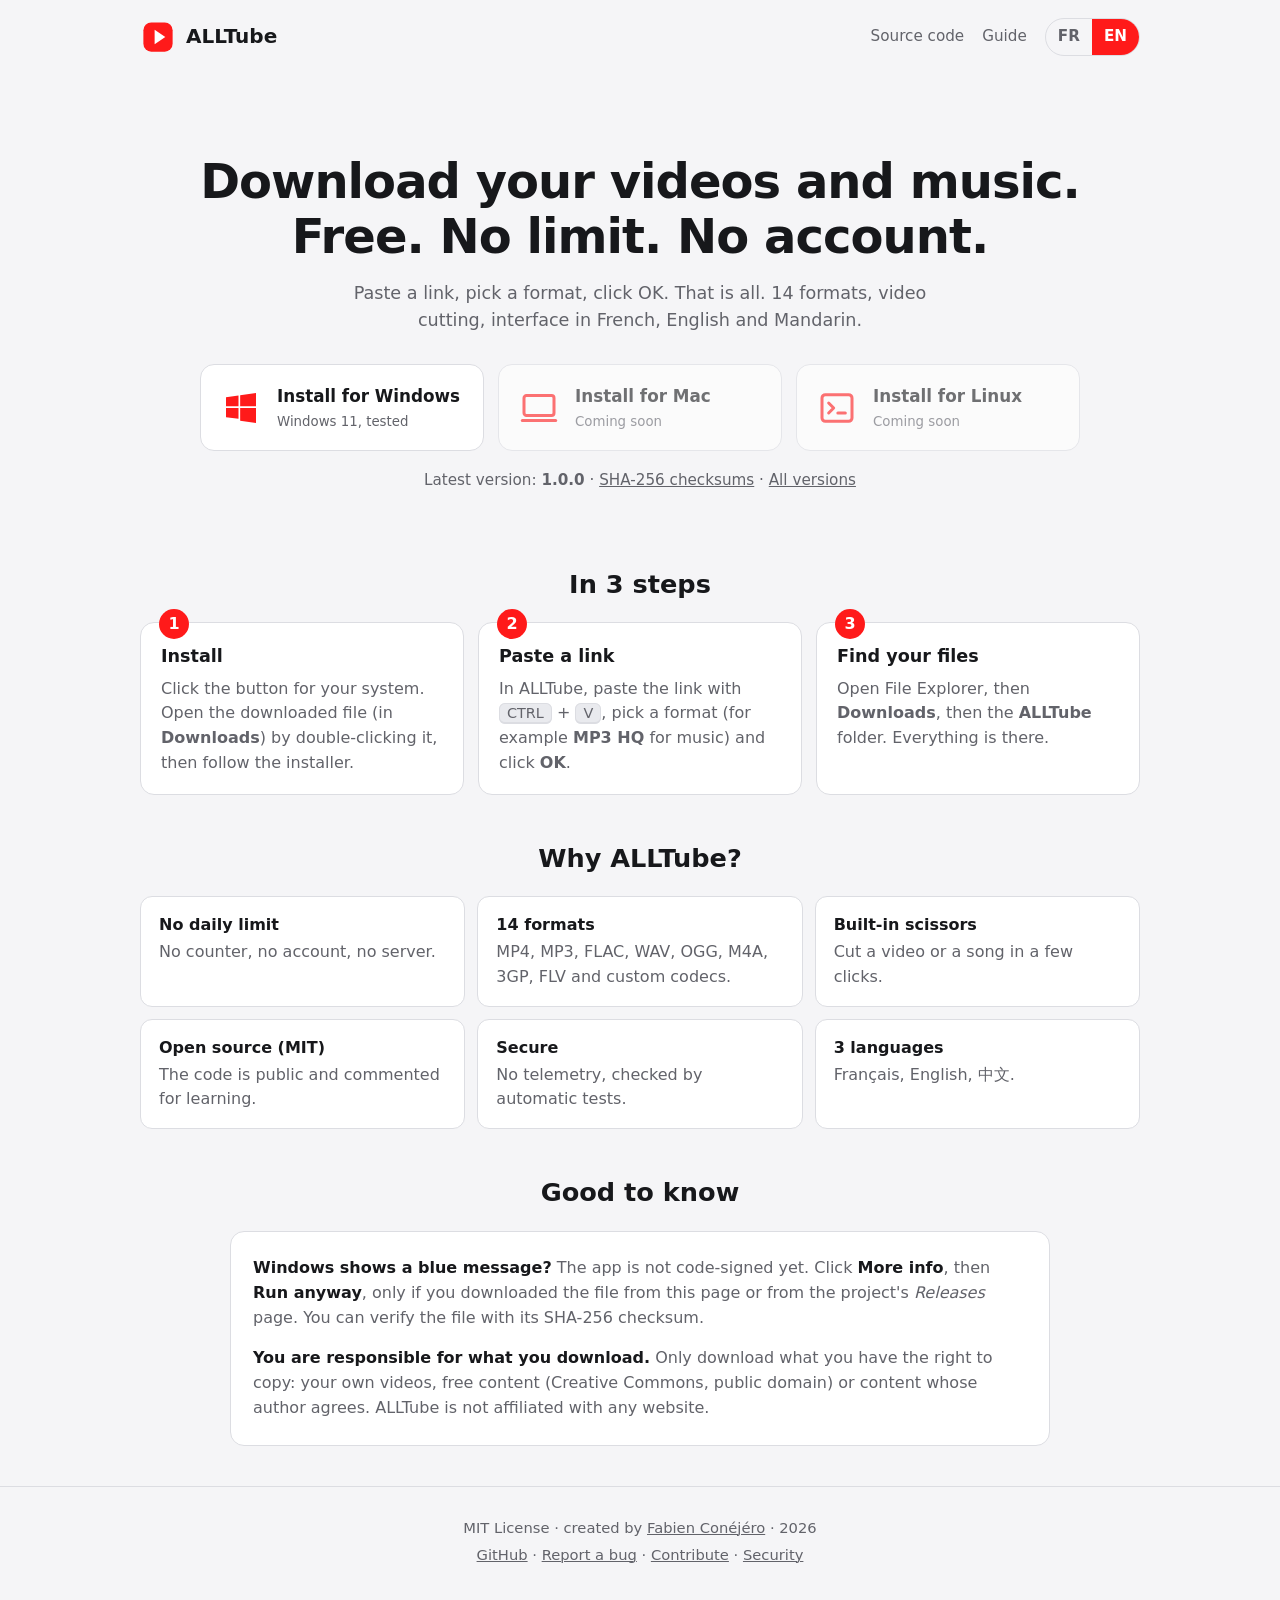
<file: site/index.html>
<!doctype html>
<!--
  =============================================================================
   Page de téléchargement d'ALLTube (GitHub Pages)
  =============================================================================
   - index.html : le contenu (ce fichier)
   - style.css  : l'apparence
   - main.js    : choisit la langue (FR/EN), détecte ton système et branche les
                  boutons sur la DERNIÈRE version publiée sur GitHub.
   Aucun service externe (sauf l'API publique de GitHub pour connaître la dernière
   version), aucun cookie, aucun traceur.
  =============================================================================
-->
<html lang="fr">
<head>
  <meta charset="utf-8">
  <meta name="viewport" content="width=device-width, initial-scale=1">
  <meta http-equiv="Content-Security-Policy" content="default-src 'none'; img-src 'self' data:; style-src 'self'; script-src 'self'; connect-src https://api.github.com; base-uri 'none'; form-action 'none'">
  <meta name="referrer" content="no-referrer">
  <title>ALLTube : télécharge vidéos et musiques, gratuit et sans limite</title>
  <meta name="description" content="ALLTube est un logiciel gratuit et open source pour télécharger des vidéos et de la musique. Sans compte, sans limite par jour. Windows, bientôt Mac et Linux.">
  <link rel="icon" type="image/svg+xml" href="logo.svg">
  <link rel="canonical" href="https://madjeek-web.github.io/alltube/">
  <link rel="stylesheet" href="style.css">
  <script src="main.js" defer></script>
</head>
<body>

<header class="top">
  <a class="brand" href="./">
    <img src="logo.svg" alt="" width="36" height="36">
    <span>ALLTube</span>
  </a>
  <nav class="top-links" aria-label="Navigation">
    <a href="https://github.com/madjeek-web/alltube"><span class="fr">Code source</span><span class="en">Source code</span></a>
    <a href="https://github.com/madjeek-web/alltube/blob/main/docs/guide-utilisateur.md" class="fr">Guide</a>
    <a href="https://github.com/madjeek-web/alltube/blob/main/docs/user-guide.md" class="en">Guide</a>
    <div class="lang" role="group" aria-label="Langue / Language">
      <button type="button" data-set-lang="fr">FR</button>
      <button type="button" data-set-lang="en">EN</button>
    </div>
  </nav>
</header>

<main>
  <section class="hero">
    <h1>
      <span class="fr">Télécharge tes vidéos et tes musiques.<br>Gratuit. Sans limite. Sans compte.</span>
      <span class="en">Download your videos and music.<br>Free. No limit. No account.</span>
    </h1>
    <p class="lead">
      <span class="fr">Tu colles un lien, tu choisis un format, tu cliques sur OK. C'est tout. 14 formats, découpe de vidéo, interface en français, anglais et mandarin.</span>
      <span class="en">Paste a link, pick a format, click OK. That is all. 14 formats, video cutting, interface in French, English and Mandarin.</span>
    </p>

    <div class="downloads" id="downloads">
      <a class="dl" id="dl-windows" data-os="windows" href="https://github.com/madjeek-web/alltube/releases/latest">
        <svg viewBox="0 0 24 24" aria-hidden="true"><path d="M3 5.5 10.5 4.5V11H3zM11.5 4.4 21 3v8h-9.5zM3 12h7.5v6.5L3 17.5zM11.5 12H21v9l-9.5-1.4z" fill="currentColor"/></svg>
        <span class="dl-text">
          <strong><span class="fr">Installer pour Windows</span><span class="en">Install for Windows</span></strong>
          <small id="dl-windows-note"><span class="fr">Windows 11, testé</span><span class="en">Windows 11, tested</span></small>
        </span>
      </a>
      <a class="dl soon" id="dl-mac" data-os="mac" href="https://github.com/madjeek-web/alltube/releases" aria-disabled="true">
        <svg viewBox="0 0 24 24" aria-hidden="true"><rect x="3" y="4.5" width="18" height="12" rx="1.5" fill="none" stroke="currentColor" stroke-width="1.8"/><path d="M2 19.5h20" stroke="currentColor" stroke-width="1.8" stroke-linecap="round"/></svg>
        <span class="dl-text">
          <strong><span class="fr">Installer pour Mac</span><span class="en">Install for Mac</span></strong>
          <small id="dl-mac-note"><span class="fr">Bientôt disponible</span><span class="en">Coming soon</span></small>
        </span>
      </a>
      <a class="dl soon" id="dl-linux" data-os="linux" href="https://github.com/madjeek-web/alltube/releases" aria-disabled="true">
        <svg viewBox="0 0 24 24" aria-hidden="true"><rect x="3" y="4" width="18" height="16" rx="2" fill="none" stroke="currentColor" stroke-width="1.8"/><path d="m7 9 3 3-3 3M12.5 15H17" fill="none" stroke="currentColor" stroke-width="1.8" stroke-linecap="round" stroke-linejoin="round"/></svg>
        <span class="dl-text">
          <strong><span class="fr">Installer pour Linux</span><span class="en">Install for Linux</span></strong>
          <small id="dl-linux-note"><span class="fr">Bientôt disponible</span><span class="en">Coming soon</span></small>
        </span>
      </a>
    </div>

    <p class="meta" id="release-meta">
      <span class="fr">Dernière version : </span><span class="en">Latest version: </span><b id="release-version">1.0.0</b>
      · <a id="release-checksums" href="https://github.com/madjeek-web/alltube/releases/latest"><span class="fr">Empreintes SHA-256</span><span class="en">SHA-256 checksums</span></a>
      · <a href="https://github.com/madjeek-web/alltube/releases"><span class="fr">Toutes les versions</span><span class="en">All versions</span></a>
    </p>
  </section>

  <section class="steps" aria-labelledby="steps-title">
    <h2 id="steps-title"><span class="fr">En 3 étapes</span><span class="en">In 3 steps</span></h2>
    <ol>
      <li>
        <h3><span class="fr">Installe</span><span class="en">Install</span></h3>
        <p class="fr">Clique sur le bouton de ton système. Ouvre le fichier téléchargé (dans <b>Téléchargements</b>) en double-cliquant dessus, puis suis l'installateur.</p>
        <p class="en">Click the button for your system. Open the downloaded file (in <b>Downloads</b>) by double-clicking it, then follow the installer.</p>
      </li>
      <li>
        <h3><span class="fr">Colle un lien</span><span class="en">Paste a link</span></h3>
        <p class="fr">Dans ALLTube, colle le lien avec <kbd>CTRL</kbd> + <kbd>V</kbd>, choisis un format (par exemple <b>MP3 HQ</b> pour la musique) et clique sur <b>OK</b>.</p>
        <p class="en">In ALLTube, paste the link with <kbd>CTRL</kbd> + <kbd>V</kbd>, pick a format (for example <b>MP3 HQ</b> for music) and click <b>OK</b>.</p>
      </li>
      <li>
        <h3><span class="fr">Retrouve tes fichiers</span><span class="en">Find your files</span></h3>
        <p class="fr">Ouvre l'Explorateur de fichiers, puis <b>Téléchargements</b>, puis le dossier <b>ALLTube</b>. Tout est là.</p>
        <p class="en">Open File Explorer, then <b>Downloads</b>, then the <b>ALLTube</b> folder. Everything is there.</p>
      </li>
    </ol>
  </section>

  <section class="features" aria-labelledby="feat-title">
    <h2 id="feat-title"><span class="fr">Pourquoi ALLTube ?</span><span class="en">Why ALLTube?</span></h2>
    <ul>
      <li><b class="fr">Aucune limite par jour</b><b class="en">No daily limit</b><span class="fr">Pas de compteur, pas de compte, pas de serveur.</span><span class="en">No counter, no account, no server.</span></li>
      <li><b class="fr">14 formats</b><b class="en">14 formats</b><span class="fr">MP4, MP3, FLAC, WAV, OGG, M4A, 3GP, FLV et codecs au choix.</span><span class="en">MP4, MP3, FLAC, WAV, OGG, M4A, 3GP, FLV and custom codecs.</span></li>
      <li><b class="fr">Ciseaux intégrés</b><b class="en">Built-in scissors</b><span class="fr">Découpe une vidéo ou un son en quelques clics.</span><span class="en">Cut a video or a song in a few clicks.</span></li>
      <li><b class="fr">Open source (MIT)</b><b class="en">Open source (MIT)</b><span class="fr">Le code est public et commenté pour apprendre.</span><span class="en">The code is public and commented for learning.</span></li>
      <li><b class="fr">Sécurisé</b><b class="en">Secure</b><span class="fr">Pas de télémétrie, vérifié par des tests automatiques.</span><span class="en">No telemetry, checked by automatic tests.</span></li>
      <li><b class="fr">3 langues</b><b class="en">3 languages</b><span class="fr">Français, English, 中文.</span><span class="en">Français, English, 中文.</span></li>
    </ul>
  </section>

  <section class="notes" aria-labelledby="notes-title">
    <h2 id="notes-title"><span class="fr">Bon à savoir</span><span class="en">Good to know</span></h2>
    <div class="fr">
      <p><b>Windows affiche un message bleu ?</b> Le logiciel n'est pas encore signé numériquement. Clique sur <b>Informations complémentaires</b>, puis <b>Exécuter quand même</b>, seulement si tu as téléchargé le fichier depuis cette page ou depuis la page <i>Releases</i> du projet. Tu peux vérifier le fichier avec son empreinte SHA-256.</p>
      <p><b>Tu es responsable de ce que tu télécharges.</b> Télécharge seulement ce que tu as le droit de copier : tes propres vidéos, les contenus libres (Creative Commons, domaine public) ou ceux dont l'auteur est d'accord. ALLTube n'est affilié à aucun site.</p>
    </div>
    <div class="en">
      <p><b>Windows shows a blue message?</b> The app is not code-signed yet. Click <b>More info</b>, then <b>Run anyway</b>, only if you downloaded the file from this page or from the project's <i>Releases</i> page. You can verify the file with its SHA-256 checksum.</p>
      <p><b>You are responsible for what you download.</b> Only download what you have the right to copy: your own videos, free content (Creative Commons, public domain) or content whose author agrees. ALLTube is not affiliated with any website.</p>
    </div>
  </section>
</main>

<footer>
  <p>
    <span class="fr">Licence MIT · créé par</span><span class="en">MIT License · created by</span>
    <a href="https://github.com/madjeek-web">Fabien Conéjéro</a> · 2026
  </p>
  <p>
    <a href="https://github.com/madjeek-web/alltube">GitHub</a> ·
    <a href="https://github.com/madjeek-web/alltube/issues"><span class="fr">Signaler un bug</span><span class="en">Report a bug</span></a> ·
    <a href="https://github.com/madjeek-web/alltube/blob/main/CONTRIBUTING.md"><span class="fr">Contribuer</span><span class="en">Contribute</span></a> ·
    <a href="https://github.com/madjeek-web/alltube/blob/main/SECURITY.md"><span class="fr">Sécurité</span><span class="en">Security</span></a>
  </p>
</footer>

</body>
</html>
</file>
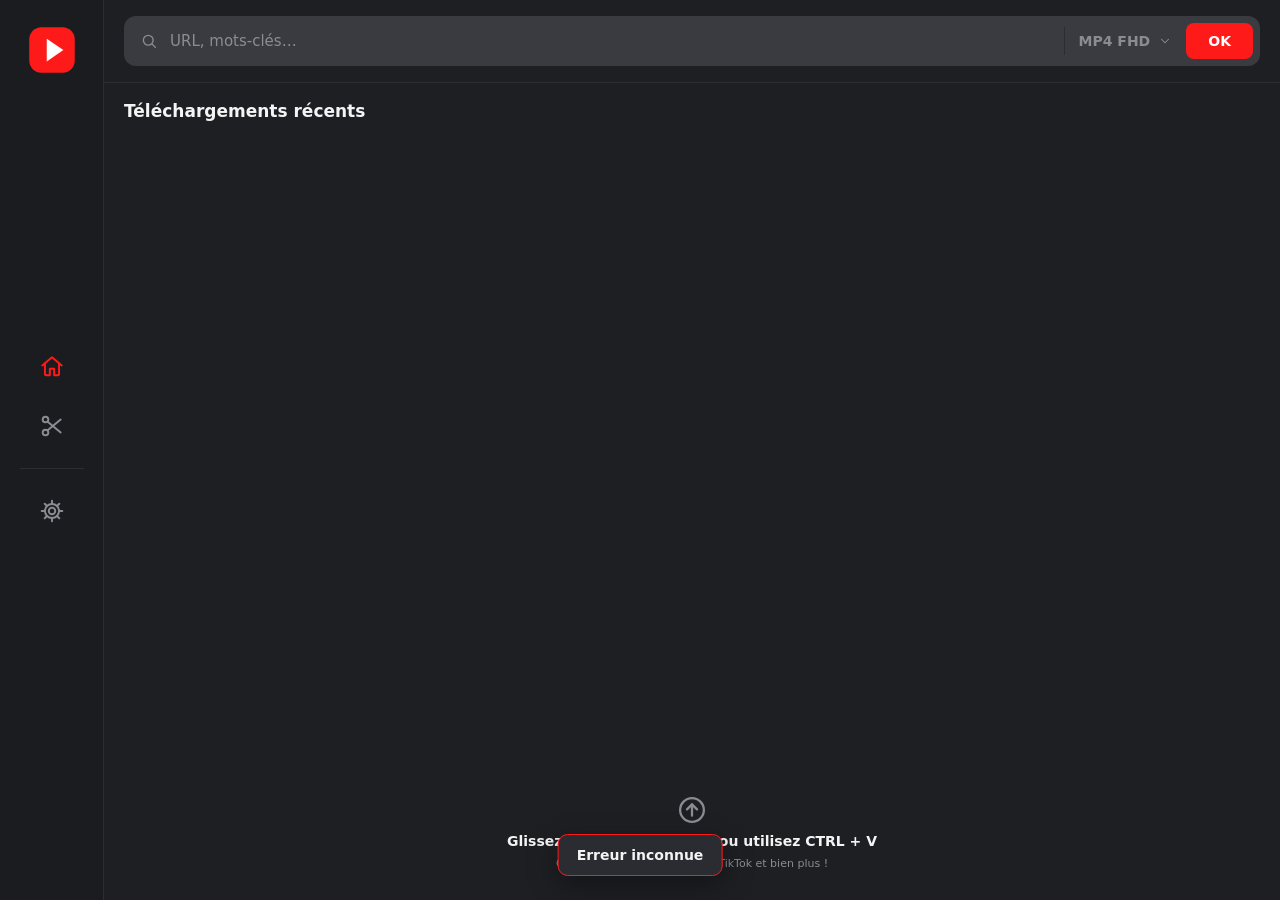
<file: src/index.html>
<!doctype html>
<!--
  =============================================================================
   index.html : le SQUELETTE de la fenêtre d'ALLTube
  =============================================================================
   HTML = les "briques" de la page (boutons, textes, zones).
   CSS  = la décoration (couleurs, tailles)        -> fichier css/style.css
   JS   = le comportement (ce qui se passe au clic) -> fichiers js/i18n.js et js/app.js

   Les textes visibles ne sont PAS écrits ici : on met seulement une étiquette
   comme data-i18n="home.recent". Le fichier js/i18n.js la remplace par le texte
   de la langue choisie (français, anglais ou mandarin).

   SÉCURITÉ : pas de JavaScript écrit directement dans cette page (la politique
   de sécurité CSP l'interdit). Tout le code est dans des fichiers séparés.
  =============================================================================
-->
<html lang="fr">
<head>
  <meta charset="utf-8">
  <meta name="viewport" content="width=device-width, initial-scale=1">
  <title>ALLTube</title>
  <link rel="stylesheet" href="css/style.css">
  <!-- "defer" = on charge le script une fois la page prête -->
  <script src="js/i18n.js" defer></script>
  <script src="js/app.js" defer></script>
</head>
<body>
<div id="app">

  <!-- ================= BARRE LATÉRALE (à gauche) ================= -->
  <aside class="sidebar">
    <!-- Logo : remplace le fichier assets/icons/logo.svg par le tien -->
    <img class="logo" src="assets/icons/logo.svg" alt="ALLTube" draggable="false">

    <div class="nav">
      <!-- Maison : retour à l'accueil. Ferme les paramètres / les ciseaux. -->
      <button class="nav-btn active" id="nav-home" data-view="home" type="button"
              data-i18n-title="nav.home" data-i18n-aria="nav.home">
        <span class="icon" data-icon="home"></span>
      </button>
      <!-- Ciseaux : découper une vidéo -->
      <button class="nav-btn" id="nav-cut" data-view="cut" type="button"
              data-i18n-title="nav.cut" data-i18n-aria="nav.cut">
        <span class="icon" data-icon="cut"></span>
      </button>
      <hr class="nav-sep">
      <!-- Engrenage : paramètres. Ferme l'accueil. -->
      <button class="nav-btn" id="nav-settings" data-view="settings" type="button"
              data-i18n-title="nav.settings" data-i18n-aria="nav.settings">
        <span class="icon" data-icon="settings"></span>
      </button>
    </div>
  </aside>

  <!-- ================= ZONE PRINCIPALE ================= -->
  <main class="main">

    <!-- Barre du haut : recherche + format + OK (toujours visible) -->
    <header class="topbar" id="topbar">
      <form class="searchbox" id="search-form" autocomplete="off">
        <span class="icon sm search-icon" data-icon="search"></span>
        <input id="search-input" type="text" maxlength="2000" spellcheck="false"
               data-i18n-placeholder="search.placeholder" data-i18n-aria="search.placeholder">
        <button type="button" class="format-btn" id="format-btn" aria-haspopup="listbox" aria-expanded="false">
          <span id="format-label">MP4 FHD</span>
          <span class="icon xs" data-icon="chevron"></span>
        </button>
        <button type="submit" class="ok-btn" data-i18n="search.ok">OK</button>
      </form>

      <!-- Menu déroulant des formats (caché tant qu'on n'a pas cliqué) -->
      <div class="dropdown" id="format-dropdown" hidden>
        <div class="dropdown-search">
          <span class="icon sm" data-icon="search"></span>
          <input id="format-search" type="text" spellcheck="false"
                 data-i18n-placeholder="format.search" data-i18n-aria="format.search">
        </div>
        <div class="dropdown-list" id="format-list" role="listbox"></div>
      </div>
    </header>

    <!-- Bandeau d'alerte si un moteur (yt-dlp / ffmpeg) est introuvable -->
    <div class="banner" id="engine-banner" hidden data-i18n="err.engine_missing"></div>

    <!-- ============ ÉCRAN 1 : ACCUEIL ============ -->
    <section class="view active" id="view-home">
      <div class="view-head">
        <h2 data-i18n="home.recent"></h2>
        <!-- Ce bouton n'apparaît que s'il y a des téléchargements -->
        <button class="ghost-btn" id="clear-btn" type="button" hidden>
          <span class="icon sm" data-icon="trash"></span>
          <span data-i18n="home.clear"></span>
        </button>
      </div>

      <div class="list" id="downloads"></div>

      <!-- Message affiché quand la liste est vide -->
      <div class="empty" id="empty">
        <span class="icon lg" data-icon="upload"></span>
        <p class="empty-title" data-i18n="home.drop"></p>
        <p class="empty-sub" data-i18n="home.compat"></p>
      </div>
    </section>

    <!-- ============ ÉCRAN 2 : PARAMÈTRES ============ -->
    <section class="view" id="view-settings">
      <h1 class="page-title" data-i18n="settings.title"></h1>

      <!-- Dossier des téléchargements -->
      <div class="setting">
        <span class="icon lg" data-icon="folder"></span>
        <div class="setting-text">
          <div class="setting-title" data-i18n="set.folder"></div>
          <div class="setting-path" id="set-folder-path"></div>
          <div class="setting-desc" data-i18n="set.folder.desc"></div>
          <div class="btn-row">
            <button class="btn" id="set-folder-browse" type="button" data-i18n="set.browse"></button>
            <button class="btn" id="set-folder-default" type="button" data-i18n="set.default"></button>
          </div>
        </div>
      </div>

      <!-- Sous-titres -->
      <div class="setting">
        <span class="icon lg" data-icon="subtitles"></span>
        <div class="setting-text">
          <div class="setting-title" data-i18n="set.subs"></div>
          <div class="setting-desc" data-i18n="set.subs.desc"></div>
          <div class="chips" id="sub-chips"></div>
          <div class="lang-pop" id="lang-pop" hidden></div>
        </div>
        <label class="switch"><input type="checkbox" id="set-subs"><span class="slider"></span></label>
      </div>

      <!-- Autres pistes audio -->
      <div class="setting">
        <span class="icon lg" data-icon="music"></span>
        <div class="setting-text">
          <div class="setting-title" data-i18n="set.audio"></div>
          <div class="setting-desc" data-i18n="set.audio.desc"></div>
        </div>
        <label class="switch"><input type="checkbox" id="set-extra-audio"><span class="slider"></span></label>
      </div>

      <!-- Notification de fin -->
      <div class="setting">
        <span class="icon lg" data-icon="bell"></span>
        <div class="setting-text">
          <div class="setting-title" data-i18n="set.notify"></div>
          <div class="setting-desc" data-i18n="set.notify.desc"></div>
        </div>
        <label class="switch"><input type="checkbox" id="set-notify"><span class="slider"></span></label>
      </div>

      <!-- Téléchargements simultanés -->
      <div class="setting">
        <span class="icon lg" data-icon="parallel"></span>
        <div class="setting-text">
          <div class="setting-title" data-i18n="set.parallel"></div>
          <div class="setting-desc" data-i18n="set.parallel.desc"></div>
        </div>
        <input class="num" type="number" id="set-parallel" min="1" max="8" step="1">
      </div>

      <!-- Délai entre les téléchargements (grisé si simultanés > 1) -->
      <div class="setting" id="row-delay">
        <span class="icon lg" data-icon="timer"></span>
        <div class="setting-text">
          <div class="setting-title" data-i18n="set.delay"></div>
          <div class="setting-desc" data-i18n="set.delay.desc"></div>
        </div>
        <span class="num-wrap"><input class="num" type="number" id="set-delay" min="0" max="600" step="1"><span class="unit">s</span></span>
      </div>

      <!-- Langue de l'application -->
      <div class="setting">
        <span class="icon lg" data-icon="language"></span>
        <div class="setting-text">
          <div class="setting-title" data-i18n="set.language"></div>
          <div class="setting-desc" data-i18n="set.language.desc"></div>
        </div>
        <select class="select" id="set-language">
          <option value="fr">Français</option>
          <option value="en">English</option>
          <option value="zh">中文（普通话）</option>
        </select>
      </div>

      <!-- Thème -->
      <div class="setting">
        <span class="icon lg" data-icon="theme"></span>
        <div class="setting-text">
          <div class="setting-title" data-i18n="set.theme"></div>
          <div class="setting-desc" data-i18n="set.theme.desc"></div>
        </div>
        <select class="select" id="set-theme">
          <option value="dark" data-i18n="theme.dark"></option>
          <option value="light" data-i18n="theme.light"></option>
        </select>
      </div>

      <!-- Cookies du navigateur -->
      <div class="setting">
        <span class="icon lg" data-icon="cookie"></span>
        <div class="setting-text">
          <div class="setting-title" data-i18n="set.cookies"></div>
          <div class="setting-desc" data-i18n="set.cookies.desc"></div>
          <div class="btn-row" id="cookies-browser-row" hidden>
            <span class="setting-desc" data-i18n="set.cookies.browser"></span>
            <select class="select" id="set-cookies-browser">
              <option value="firefox">Firefox</option>
              <option value="chrome">Chrome</option>
              <option value="edge">Edge</option>
              <option value="brave">Brave</option>
              <option value="opera">Opera</option>
              <option value="vivaldi">Vivaldi</option>
              <option value="chromium">Chromium</option>
              <option value="safari">Safari</option>
            </select>
          </div>
        </div>
        <label class="switch"><input type="checkbox" id="set-cookies"><span class="slider"></span></label>
      </div>

      <p class="version" id="app-version"></p>
    </section>

    <!-- ============ ÉCRAN 3 : CISEAUX (découper une vidéo) ============ -->
    <section class="view" id="view-cut">
      <div class="view-head"><h2 data-i18n="cut.title"></h2></div>

      <!-- Zone vide : on attend un fichier -->
      <div class="cut-drop" id="cut-drop">
        <span class="icon lg" data-icon="upload"></span>
        <p class="empty-title" data-i18n="cut.drop"></p>
        <button class="ok-btn wide" id="cut-open" type="button" data-i18n="cut.open"></button>
      </div>

      <!-- Éditeur : un fichier est chargé -->
      <div class="cut-editor" id="cut-editor" hidden>
        <div class="cut-file">
          <span class="cut-name" id="cut-name"></span>
          <button class="ghost-btn" id="cut-change" type="button" data-i18n="cut.change"></button>
        </div>

        <div class="cut-row">
          <label for="cut-start" data-i18n="cut.start"></label>
          <input type="range" id="cut-start-range" min="0" step="0.1" value="0">
          <input type="text" id="cut-start" class="time-input" inputmode="decimal" spellcheck="false">
        </div>
        <div class="cut-row">
          <label for="cut-end" data-i18n="cut.end"></label>
          <input type="range" id="cut-end-range" min="0" step="0.1" value="0">
          <input type="text" id="cut-end" class="time-input" inputmode="decimal" spellcheck="false">
        </div>

        <p class="cut-info"><span data-i18n="cut.duration"></span> <b id="cut-length"></b></p>

        <label class="check">
          <input type="checkbox" id="cut-precise">
          <span data-i18n="cut.precise"></span>
        </label>
        <p class="hint" data-i18n="cut.precise.hint"></p>

        <div class="progress cut-progress" id="cut-progress" hidden><div class="bar" id="cut-bar"></div></div>
        <button class="ok-btn wide" id="cut-go" type="button" data-i18n="cut.go"></button>
      </div>
    </section>
  </main>
</div>

<!-- ============ FENÊTRE "Codecs custom" ============ -->
<div class="modal-backdrop" id="custom-modal" hidden>
  <div class="modal" role="dialog" aria-modal="true" aria-labelledby="custom-title">
    <h3 id="custom-title" data-i18n="custom.title"></h3>
    <label class="field"><span data-i18n="custom.container"></span><select class="select" id="cc-container"></select></label>
    <label class="field"><span data-i18n="custom.video"></span><select class="select" id="cc-video"></select></label>
    <label class="field"><span data-i18n="custom.audio"></span><select class="select" id="cc-audio"></select></label>
    <label class="field"><span data-i18n="custom.height"></span><select class="select" id="cc-height"></select></label>
    <div class="btn-row end">
      <button class="btn" id="cc-cancel" type="button" data-i18n="custom.cancel"></button>
      <button class="ok-btn" id="cc-ok" type="button" data-i18n="custom.ok"></button>
    </div>
  </div>
</div>

<!-- Petit message temporaire (erreurs, confirmations) -->
<div class="toast" id="toast" role="status" aria-live="polite" hidden></div>

</body>
</html>
</file>
<file: site/style.css>
/* style.css : l'apparence de la page de téléchargement.
   Mêmes couleurs que le logiciel : rouge ALLTube sur fond sombre (et clair si ton système est en mode clair). */
:root {
  --bg: #17181b; --card: #1f2024; --field: #2a2b30; --border: #34353b;
  --text: #f4f4f5; --muted: #9a9ba1; --accent: #ff1a1a; --accent-hover: #ff4040;
  --font: "Inter", "Segoe UI Variable Text", "Segoe UI", "Microsoft YaHei UI", "PingFang SC", "Noto Sans", system-ui, -apple-system, sans-serif;
  color-scheme: dark;
}
@media (prefers-color-scheme: light) {
  :root { --bg: #f5f5f7; --card: #ffffff; --field: #e9eaee; --border: #dcdde2; --text: #17181b; --muted: #62636a; color-scheme: light; }
}
* { box-sizing: border-box; }
html { scroll-behavior: smooth; }
body { margin: 0; background: var(--bg); color: var(--text); font-family: var(--font); line-height: 1.55; }
a { color: inherit; }
img, svg { display: block; }
:focus-visible { outline: 3px solid var(--accent); outline-offset: 3px; border-radius: 6px; }

/* Langue : on cache ce qui n'est pas dans la langue choisie */
html[lang="fr"] .en { display: none !important; }
html[lang="en"] .fr { display: none !important; }

/* Barre du haut */
.top { max-width: 1040px; margin: 0 auto; padding: 18px 20px; display: flex; align-items: center; justify-content: space-between; gap: 16px; flex-wrap: wrap; }
.brand { display: flex; align-items: center; gap: 10px; text-decoration: none; font-weight: 800; font-size: 1.25rem; }
.top-links { display: flex; align-items: center; gap: 18px; font-size: .95rem; color: var(--muted); }
.top-links a { text-decoration: none; }
.top-links a:hover { color: var(--text); }
.lang { display: inline-flex; border: 1px solid var(--border); border-radius: 999px; overflow: hidden; }
.lang button { background: none; border: 0; color: var(--muted); padding: 6px 12px; font: inherit; font-weight: 700; cursor: pointer; }
.lang button[aria-pressed="true"] { background: var(--accent); color: #fff; }

main { max-width: 1040px; margin: 0 auto; padding: 0 20px 40px; }

/* Haut de page */
.hero { text-align: center; padding: 36px 0 28px; }
h1 { font-size: clamp(1.9rem, 5vw, 3rem); line-height: 1.15; margin: 0 0 16px; letter-spacing: -.02em; }
.lead { max-width: 640px; margin: 0 auto 30px; color: var(--muted); font-size: 1.1rem; }

/* Les 3 gros boutons */
.downloads { display: grid; grid-template-columns: repeat(auto-fit, minmax(250px, 1fr)); gap: 14px; max-width: 880px; margin: 0 auto; }
.dl { display: flex; align-items: center; gap: 16px; padding: 18px 20px; border-radius: 14px; background: var(--card); border: 1px solid var(--border); text-decoration: none; text-align: left; transition: transform .12s, border-color .12s, background .12s; }
.dl svg { width: 40px; height: 40px; flex: none; color: var(--accent); }
.dl strong { display: block; font-size: 1.05rem; }
.dl small { display: block; color: var(--muted); margin-top: 2px; }
.dl:hover:not(.soon) { transform: translateY(-2px); border-color: var(--accent); }
.dl.primary { background: var(--accent); border-color: var(--accent); color: #fff; }
.dl.primary svg, .dl.primary small { color: #fff; }
.dl.primary:hover { background: var(--accent-hover); }
.dl.soon { opacity: .6; cursor: default; }
.meta { margin: 18px 0 0; color: var(--muted); font-size: .95rem; }
.meta a { text-decoration-thickness: 1px; }

/* Sections */
section { margin-top: 44px; }
h2 { font-size: 1.6rem; margin: 0 0 18px; text-align: center; }
h3 { margin: 0 0 6px; font-size: 1.1rem; }
.steps ol { list-style: none; counter-reset: s; margin: 0; padding: 0; display: grid; grid-template-columns: repeat(auto-fit, minmax(260px, 1fr)); gap: 14px; }
.steps li { counter-increment: s; background: var(--card); border: 1px solid var(--border); border-radius: 14px; padding: 20px 20px 18px; position: relative; }
.steps li::before { content: counter(s); position: absolute; top: -14px; left: 18px; width: 30px; height: 30px; border-radius: 50%; background: var(--accent); color: #fff; font-weight: 800; display: grid; place-items: center; }
.steps p { margin: 0; color: var(--muted); }
kbd { background: var(--field); border: 1px solid var(--border); border-bottom-width: 2px; border-radius: 6px; padding: 1px 7px; font: inherit; font-size: .9em; }
.features ul { list-style: none; margin: 0; padding: 0; display: grid; grid-template-columns: repeat(auto-fit, minmax(280px, 1fr)); gap: 12px; }
.features li { background: var(--card); border: 1px solid var(--border); border-radius: 12px; padding: 16px 18px; }
.features li b { display: block; margin-bottom: 2px; }
.features li span { color: var(--muted); }
.notes div { background: var(--card); border: 1px solid var(--border); border-radius: 14px; padding: 8px 22px; max-width: 820px; margin: 0 auto; }
.notes p { color: var(--muted); }
.notes b { color: var(--text); }

footer { border-top: 1px solid var(--border); text-align: center; padding: 26px 20px 40px; color: var(--muted); font-size: .92rem; }
footer p { margin: 4px 0; }
footer a { text-decoration-thickness: 1px; }

@media (prefers-reduced-motion: reduce) { * { transition: none !important; scroll-behavior: auto !important; } }
</file>
<file: src/css/style.css>
/* =============================================================================
   style.css : la DÉCORATION d'ALLTube (couleurs, tailles, formes)
   =============================================================================
   Le CSS décrit à quoi ressemble chaque élément du fichier index.html.
   Exemple :  .ok-btn { background: red; }
   veut dire "tous les éléments qui ont class="ok-btn" ont un fond rouge".

   Les couleurs sont rangées dans des "variables" (--accent, --bg...) tout en
   haut. Pour changer une couleur partout d'un coup, on la change là.
   ============================================================================= */

/* ---------- Couleurs du thème SOMBRE (par défaut) ---------- */
:root {
  --bg: #1e1f23;          /* fond principal */
  --bg-side: #1b1c20;     /* fond de la barre de gauche */
  --bg-card: #17181b;     /* fond des cartes de téléchargement */
  --bg-field: #3a3b40;    /* fond des champs et boutons gris */
  --bg-hover: #47484e;    /* fond d'un bouton gris quand la souris passe dessus */
  --bg-pop: #2b2c31;      /* fond des menus qui s'ouvrent */
  --border: #2c2d32;      /* traits fins de séparation */
  --text: #f4f4f5;        /* texte principal */
  --muted: #8b8c92;       /* texte discret */
  --track: #e9e9ea;       /* partie "pas encore faite" de la barre de progression */
  --accent: #ff1a1a;      /* le rouge ALLTube */
  --accent-hover: #ff4040;
  --green: #22c55e;
  --blue: #2b8cff;
  --orange: #f59e0b;

  --font: "Inter", "Segoe UI Variable Text", "Segoe UI", "Microsoft YaHei UI", "PingFang SC",
          "Noto Sans CJK SC", "Noto Sans", system-ui, -apple-system, sans-serif;
  color-scheme: dark;
}

/* ---------- Couleurs du thème CLAIR ---------- */
:root[data-theme="light"] {
  --bg: #f3f3f6;
  --bg-side: #ffffff;
  --bg-card: #ffffff;
  --bg-field: #e5e6ea;
  --bg-hover: #d7d8de;
  --bg-pop: #ffffff;
  --border: #dcdde2;
  --text: #17181b;
  --muted: #6b6c73;
  --track: #cfd0d6;
  color-scheme: light;
}

/* ---------- Réglages de base ---------- */
* { box-sizing: border-box; }
html, body { height: 100%; margin: 0; }
body {
  background: var(--bg);
  color: var(--text);
  font-family: var(--font);
  font-size: 14px;
  overflow: hidden;
  /* Une application n'est pas une page web : on ne sélectionne pas le texte
     partout, sauf dans les champs de saisie. */
  -webkit-user-select: none;
  user-select: none;
}
input, select { -webkit-user-select: text; user-select: text; font: inherit; color: inherit; }
button { font: inherit; color: inherit; cursor: pointer; border: 0; background: none; padding: 0; }
h1, h2, h3, p { margin: 0; }
[hidden] { display: none !important; }
:focus-visible { outline: 2px solid var(--accent); outline-offset: 2px; }

/* ---------- Icônes ----------
   Chaque icône est un fichier .svg du dossier assets/icons.
   On l'utilise comme un "pochoir" (mask) rempli avec la couleur du texte :
   ainsi une même icône peut être grise, rouge, blanche, selon le contexte.
   -> Pour changer une icône : remplace simplement le fichier .svg ! */
.icon {
  display: inline-block; flex: none; width: 26px; height: 26px;
  background-color: currentColor;
  -webkit-mask: var(--i) center / contain no-repeat;
          mask: var(--i) center / contain no-repeat;
}
.icon.lg { width: 30px; height: 30px; }
.icon.sm { width: 18px; height: 18px; }
.icon.xs { width: 14px; height: 14px; }
.icon[data-icon="home"]      { --i: url("../assets/icons/home.svg"); }
.icon[data-icon="cut"]       { --i: url("../assets/icons/cut.svg"); }
.icon[data-icon="settings"]  { --i: url("../assets/icons/settings.svg"); }
.icon[data-icon="search"]    { --i: url("../assets/icons/search.svg"); }
.icon[data-icon="chevron"]   { --i: url("../assets/icons/chevron.svg"); }
.icon[data-icon="trash"]     { --i: url("../assets/icons/trash.svg"); }
.icon[data-icon="upload"]    { --i: url("../assets/icons/upload.svg"); }
.icon[data-icon="play"]      { --i: url("../assets/icons/play.svg"); }
.icon[data-icon="clock"]     { --i: url("../assets/icons/clock.svg"); }
.icon[data-icon="dots"]      { --i: url("../assets/icons/dots.svg"); }
.icon[data-icon="folder"]    { --i: url("../assets/icons/folder.svg"); }
.icon[data-icon="subtitles"] { --i: url("../assets/icons/subtitles.svg"); }
.icon[data-icon="music"]     { --i: url("../assets/icons/music.svg"); }
.icon[data-icon="bell"]      { --i: url("../assets/icons/bell.svg"); }
.icon[data-icon="parallel"]  { --i: url("../assets/icons/parallel.svg"); }
.icon[data-icon="timer"]     { --i: url("../assets/icons/timer.svg"); }
.icon[data-icon="language"]  { --i: url("../assets/icons/language.svg"); }
.icon[data-icon="theme"]     { --i: url("../assets/icons/theme.svg"); }
.icon[data-icon="cookie"]    { --i: url("../assets/icons/cookie.svg"); }
.icon[data-icon="open"]      { --i: url("../assets/icons/open.svg"); }
.icon[data-icon="plus"]      { --i: url("../assets/icons/plus.svg"); }
.icon[data-icon="close"]     { --i: url("../assets/icons/close.svg"); }
.icon[data-icon="check"]     { --i: url("../assets/icons/check.svg"); }

/* ---------- Disposition générale : barre latérale + zone principale ---------- */
#app { display: flex; height: 100%; }
.main { flex: 1; min-width: 0; display: flex; flex-direction: column; position: relative; }

/* ---------- Barre latérale ---------- */
.sidebar {
  width: 104px; flex: none; display: flex; flex-direction: column; align-items: center;
  padding: 22px 0; background: var(--bg-side); border-right: 1px solid var(--border);
}
.logo { width: 56px; height: 56px; object-fit: contain; }
.nav { flex: 1; display: flex; flex-direction: column; align-items: center; justify-content: center; gap: 12px; padding-bottom: 80px; }
.nav-btn {
  width: 48px; height: 48px; display: grid; place-items: center; border-radius: 12px;
  color: var(--muted); transition: color .15s, background .15s;
}
.nav-btn:hover { color: var(--text); background: var(--bg-field); }
.nav-btn.active { color: var(--accent); }
.nav-sep { width: 64px; border: 0; border-top: 1px solid var(--border); margin: 6px 0; }

/* ---------- Barre du haut : recherche ---------- */
.topbar { position: relative; padding: 16px 20px; border-bottom: 1px solid var(--border); }
.searchbox {
  display: flex; align-items: center; gap: 10px; height: 50px; padding: 0 7px 0 16px;
  background: var(--bg-field); border-radius: 12px;
}
.search-icon { color: var(--muted); }
#search-input { flex: 1; min-width: 0; height: 100%; border: 0; outline: 0; background: transparent; font-size: 15px; }
#search-input::placeholder, .dropdown-search input::placeholder { color: var(--muted); }
.format-btn {
  display: flex; align-items: center; gap: 8px; height: 28px; padding: 0 4px 0 14px;
  border-left: 1px solid var(--border); color: var(--muted); font-weight: 600; white-space: nowrap;
}
.format-btn:hover { color: var(--text); }
.ok-btn {
  height: 36px; padding: 0 22px; border-radius: 8px; background: var(--accent);
  color: #fff; font-weight: 700; transition: background .15s;
}
.ok-btn:hover { background: var(--accent-hover); }
.ok-btn.wide { padding: 0 24px; height: 40px; }

/* ---------- Menu déroulant des formats ---------- */
.dropdown {
  position: absolute; z-index: 30; right: 20px; top: 70px; width: 250px; max-width: calc(100% - 40px);
  background: var(--bg-pop); border: 1px solid var(--border); border-radius: 8px; padding: 8px;
  box-shadow: 0 10px 30px rgba(0, 0, 0, .35);
}
.dropdown-search {
  display: flex; align-items: center; gap: 8px; height: 34px; padding: 0 10px; margin-bottom: 6px;
  border: 1px solid var(--border); border-radius: 6px; background: var(--bg);
}
.dropdown-search input { flex: 1; min-width: 0; border: 0; outline: 0; background: transparent; font-size: 13px; }
.dropdown-list { max-height: 300px; overflow-y: auto; }
.group-title {
  display: flex; align-items: center; gap: 10px; margin: 10px 4px 4px; color: var(--muted);
  font-size: 12px; font-weight: 700;
}
.group-title::after { content: ""; flex: 1; border-top: 1px solid var(--border); }
.format-item {
  position: relative; display: flex; align-items: center; gap: 10px; width: 100%; height: 36px;
  padding: 0 10px 0 12px; border-radius: 6px; color: var(--muted); text-align: left; font-weight: 500;
}
.format-item:hover { background: var(--bg-field); color: var(--text); }
.format-item.selected { color: var(--text); }
.format-item.selected::before {
  content: ""; position: absolute; left: -2px; top: 8px; bottom: 8px; width: 3px; border-radius: 2px; background: var(--accent);
}
.format-item .name { flex: 1; }
.format-item .badge { font-size: 11px; padding: 1px 8px; border-radius: 999px; background: var(--bg-field); color: var(--muted); }

/* ---------- Bandeau d'alerte ---------- */
.banner { padding: 10px 20px; background: #5a1414; color: #ffd7d7; font-size: 13px; }

/* ---------- Écrans (accueil, paramètres, ciseaux) ---------- */
.view { display: none; flex: 1; min-height: 0; overflow-y: auto; padding: 18px 20px 24px; }
.view.active { display: flex; flex-direction: column; }
.view-head { display: flex; align-items: center; justify-content: space-between; gap: 12px; margin-bottom: 14px; }
.view-head h2 { font-size: 17px; font-weight: 700; }
.page-title { font-size: 32px; font-weight: 600; margin: 8px 0 14px; }

.ghost-btn {
  display: inline-flex; align-items: center; gap: 8px; height: 38px; padding: 0 16px; border-radius: 8px;
  background: var(--bg-field); font-weight: 600;
}
.ghost-btn:hover, .btn:hover { background: var(--bg-hover); }
.btn { height: 36px; padding: 0 16px; border-radius: 8px; background: var(--bg-field); font-weight: 600; }
.btn-row { display: flex; align-items: center; flex-wrap: wrap; gap: 10px; margin-top: 10px; }
.btn-row.end { justify-content: flex-end; margin-top: 18px; }

/* ---------- Liste de téléchargements ---------- */
.list { display: flex; flex-direction: column; gap: 10px; }
.card {
  position: relative; display: flex; gap: 16px; padding: 12px 14px 12px 12px;
  background: var(--bg-card); border-radius: 10px; min-height: 96px;
}
.thumb { position: relative; flex: none; width: 128px; height: 72px; border-radius: 6px; overflow: hidden; background: var(--bg-field); }
.thumb img { width: 100%; height: 100%; object-fit: cover; display: block; }
.info { flex: 1; min-width: 0; display: flex; flex-direction: column; gap: 4px; padding-right: 26px; }
.title { font-size: 13px; font-weight: 700; overflow: hidden; text-overflow: ellipsis; white-space: nowrap; }
.meta { display: flex; align-items: center; flex-wrap: wrap; gap: 8px; color: var(--muted); font-size: 12px; min-height: 16px; }
.meta .clock { display: inline-flex; align-items: center; gap: 4px; }
.meta .sep { width: 1px; height: 12px; background: var(--muted); opacity: .6; }
.badges { display: flex; align-items: center; gap: 10px; margin-top: auto; padding-top: 6px; }
.pill {
  border: 1px solid currentColor; border-radius: 999px; padding: 1px 14px; font-size: 11px; font-weight: 500;
  text-transform: uppercase; letter-spacing: .02em; white-space: nowrap;
}
.pill.queued { color: var(--muted); }
.pill.downloading { color: var(--blue); }
.pill.converting { color: var(--orange); }
.pill.done { color: var(--green); }
.pill.error { color: var(--accent); }
.fmt { display: inline-flex; align-items: center; gap: 6px; color: var(--muted); font-size: 12px; }
.err-text { color: var(--accent); font-size: 12px; overflow: hidden; text-overflow: ellipsis; white-space: nowrap; }

.progress { height: 2px; background: var(--track); border-radius: 2px; overflow: hidden; margin-top: 6px; }
.progress .bar { height: 100%; width: 0; background: var(--accent); transition: width .2s linear; }

.dots { position: absolute; top: 10px; right: 8px; width: 28px; height: 28px; display: grid; place-items: center; border-radius: 6px; color: var(--muted); }
.dots:hover { background: var(--bg-field); color: var(--text); }

/* ---------- Menu "..." d'une carte ---------- */
.menu {
  position: fixed; z-index: 40; width: 190px; display: flex; flex-direction: column; gap: 4px; padding: 0;
}
.menu button {
  display: flex; align-items: center; gap: 12px; height: 36px; padding: 0 14px; border-radius: 6px;
  background: var(--bg-field); font-weight: 600; text-align: left; box-shadow: 0 6px 18px rgba(0, 0, 0, .3);
}
.menu button:hover:not(:disabled) { background: var(--bg-hover); }
.menu button:disabled { opacity: .45; cursor: default; }
.menu button.danger { background: var(--accent); color: #fff; }
.menu button.danger:hover { background: var(--accent-hover); }

/* ---------- Écran vide ---------- */
.empty { margin-top: auto; padding: 40px 0 6px; text-align: center; display: flex; flex-direction: column; align-items: center; gap: 8px; }
.empty .icon { color: var(--muted); }
.empty-title { font-weight: 600; font-size: 14px; }
.empty-sub { font-size: 11px; color: var(--muted); }

/* ---------- Paramètres ---------- */
.setting { display: flex; align-items: center; gap: 20px; padding: 16px 0; border-top: 1px solid var(--border); }
.setting > .icon { color: var(--text); }
.setting-text { flex: 1; min-width: 0; position: relative; }
.setting-title { font-weight: 700; font-size: 15px; }
.setting-desc { font-size: 11px; color: var(--muted); margin-top: 2px; }
.setting-path { font-size: 12px; font-weight: 700; margin-top: 4px; word-break: break-all; -webkit-user-select: text; user-select: text; }
.setting.disabled { opacity: .45; }
.setting.disabled .num { pointer-events: none; }

.switch { position: relative; flex: none; width: 50px; height: 28px; display: inline-block; }
.switch input { position: absolute; opacity: 0; inset: 0; width: 100%; height: 100%; margin: 0; cursor: pointer; z-index: 1; }
.slider { position: absolute; inset: 0; border-radius: 999px; background: var(--bg-field); transition: background .15s; }
.slider::after {
  content: ""; position: absolute; top: 3px; left: 3px; width: 22px; height: 22px; border-radius: 50%;
  background: #fff; transition: transform .15s;
}
.switch input:checked + .slider { background: var(--accent); }
.switch input:checked + .slider::after { transform: translateX(22px); }
.switch input:focus-visible + .slider { outline: 2px solid var(--accent); outline-offset: 2px; }

.num, .select, .time-input {
  height: 36px; padding: 0 10px; border: 1px solid var(--border); border-radius: 8px;
  background: var(--bg-field); outline: 0;
}
.num { width: 72px; }
.select { min-width: 130px; }
.num-wrap { display: inline-flex; align-items: center; gap: 6px; color: var(--muted); }

.chips { display: flex; flex-wrap: wrap; gap: 8px; margin-top: 12px; }
.chip {
  display: inline-flex; align-items: center; gap: 8px; height: 34px; padding: 0 10px 0 14px;
  border: 1px solid var(--border); border-radius: 999px; background: var(--bg-card);
}
.chip-x { display: grid; place-items: center; width: 18px; height: 18px; border-radius: 50%; color: var(--muted); }
.chip-x:hover { color: var(--text); background: var(--bg-field); }
.add-lang { display: inline-flex; align-items: center; gap: 8px; height: 34px; padding: 0 14px; border-radius: 8px; background: var(--bg-field); font-weight: 600; }
.lang-pop {
  position: absolute; z-index: 20; left: 0; margin-top: 6px; width: 220px; max-height: 240px; overflow-y: auto;
  background: var(--bg-pop); border: 1px solid var(--border); border-radius: 8px; padding: 6px;
  box-shadow: 0 10px 30px rgba(0, 0, 0, .35);
}
.lang-pop button { display: block; width: 100%; padding: 8px 10px; border-radius: 6px; text-align: left; }
.lang-pop button:hover { background: var(--bg-field); }
.version { margin-top: 10px; padding-top: 16px; border-top: 1px solid var(--border); text-align: right; font-size: 12px; color: var(--muted); }

/* ---------- Ciseaux ---------- */
.cut-drop { flex: 1; display: flex; flex-direction: column; align-items: center; justify-content: center; gap: 12px; }
.cut-drop .icon { color: var(--muted); }
.cut-editor { display: flex; flex-direction: column; gap: 14px; max-width: 640px; width: 100%; }
.cut-file { display: flex; align-items: center; justify-content: space-between; gap: 12px; padding: 12px 14px; border-radius: 10px; background: var(--bg-card); }
.cut-name { font-weight: 700; overflow: hidden; text-overflow: ellipsis; white-space: nowrap; }
.cut-row { display: grid; grid-template-columns: 70px 1fr 130px; align-items: center; gap: 12px; }
.cut-row input[type="range"] { width: 100%; accent-color: var(--accent); }
.time-input { width: 100%; text-align: center; font-variant-numeric: tabular-nums; }
.cut-info { color: var(--muted); }
.cut-info b { color: var(--text); font-variant-numeric: tabular-nums; }
.check { display: flex; align-items: center; gap: 10px; font-weight: 600; }
.check input { width: 18px; height: 18px; accent-color: var(--accent); }
.hint { font-size: 11px; color: var(--muted); margin-top: -8px; }
.cut-progress { margin: 0; height: 4px; }

/* ---------- Fenêtre "Codecs custom" ---------- */
.modal-backdrop { position: fixed; inset: 0; z-index: 50; display: grid; place-items: center; background: rgba(0, 0, 0, .55); }
.modal { width: min(420px, calc(100% - 32px)); padding: 22px; border-radius: 12px; background: var(--bg-pop); border: 1px solid var(--border); }
.modal h3 { font-size: 17px; margin-bottom: 14px; }
.field { display: flex; align-items: center; justify-content: space-between; gap: 12px; margin-top: 12px; font-weight: 600; }

/* ---------- Message temporaire ---------- */
.toast {
  position: fixed; z-index: 60; left: 50%; bottom: 24px; transform: translateX(-50%); max-width: min(560px, calc(100% - 32px));
  padding: 12px 18px; border-radius: 10px; background: var(--bg-pop); border: 1px solid var(--border);
  box-shadow: 0 10px 30px rgba(0, 0, 0, .35); font-weight: 600;
}
.toast.error { border-color: var(--accent); }

/* ---------- Barres de défilement discrètes ---------- */
::-webkit-scrollbar { width: 10px; }
::-webkit-scrollbar-thumb { background: var(--bg-field); border-radius: 6px; border: 2px solid transparent; background-clip: content-box; }

/* ---------- Petites fenêtres : on réduit un peu ---------- */
@media (max-width: 640px) {
  .sidebar { width: 84px; }
  .thumb { width: 104px; height: 58px; }
  .cut-row { grid-template-columns: 56px 1fr 100px; }
  .setting { gap: 14px; }
}

/* Respect du réglage "réduire les animations" de l'ordinateur. */
@media (prefers-reduced-motion: reduce) { * { transition: none !important; } }
</file>
